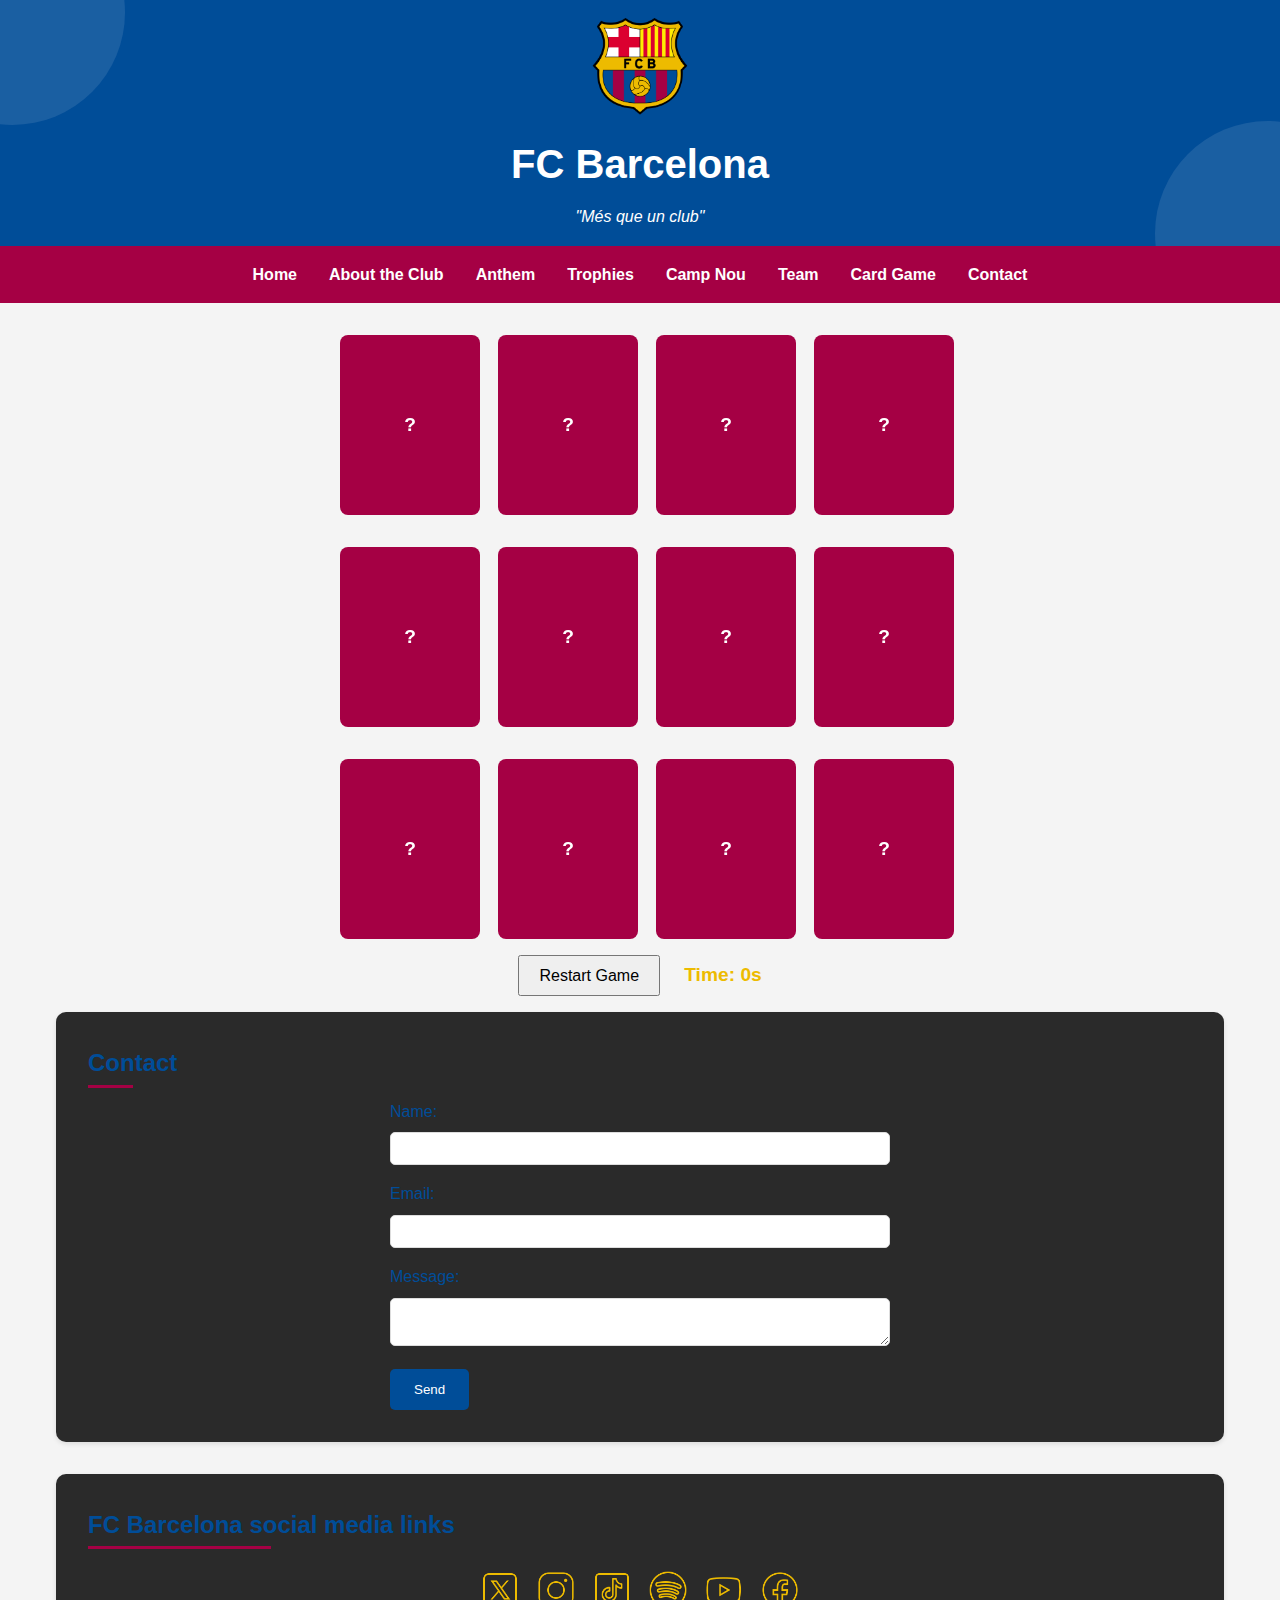
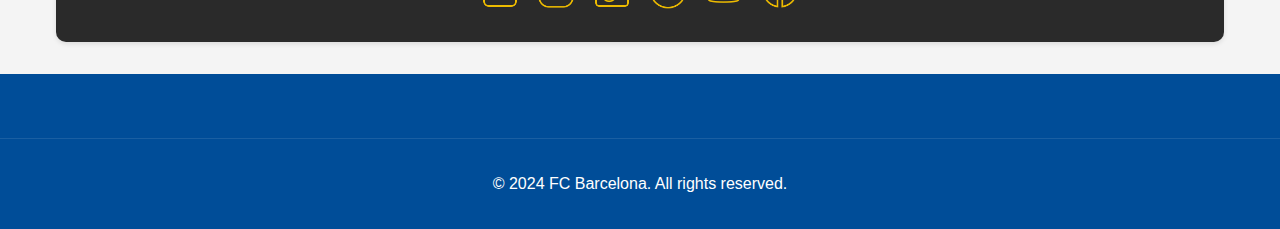
<file: Proiect/memory-game.html>
<!DOCTYPE html>
<html lang="en">

    <head>
        <meta charset="UTF-8">
        <meta name="author" content="Hangu Calin">
        <meta name="description" content="Web page dedicated to FC Barcelona">
        <meta name="viewport" content="width=device-width, initial-scale=1.0">
        <link rel="stylesheet" href="Resources/memory-game.css" type="text/css">
        <link rel="icon" href="Resources/Photos/logo.jpg">
        <title>FC Barcelona - Més que un club</title>
    </head>


    <body>

        <header>
            <div class="logo-container">
                <img src="Resources/Photos/logo.jpg" alt="FC Barcelona Logo" class="logo">
            </div>
            <h1>FC Barcelona</h1>
            <p>"Més que un club"</p>
        </header>

        <nav class="menu">
            <ul>
                <li><a href="index.html">Home</a></li>
                <li>
                    <a href="#about-club">About the Club</a>
                    <ul>
                        <li><a href="#history">History</a></li>
                        <li><a href="#values">Values</a></li>
                    </ul>
                </li>
                <li><a href="#anthem">Anthem</a></li>
                <li><a href="#trophies">Trophies</a></li>
                <li><a href="#stadium">Camp Nou</a></li>
                <li>
                    <a href="team.html">Team</a>
                    <ul>
                        <li><a href="team.html">First Team</a></li>
                        <li><a href="team.html#legends">Barça Legends</a></li>
                    </ul>
                </li>
                <li><a href="memory-game.html">Card Game</a></li>
                <li><a href="#contact">Contact</a></li>
            </ul>
        </nav>
        <main>
            <div id="game-board"></div>

            <div id="controls">
                <button id="restart">Restart Game</button>
                <p>Time: <span id="timer">0</span>s</p>
            </div>
            
            <section id="contact">
                <h2>Contact</h2>
                <form class="contact-form">
                    <div class="form-group">
                        <label for="name">Name:</label>
                        <input type="text" id="name" name="name" required>
                    </div>
                    <div class="form-group">
                        <label for="email">Email:</label>
                        <input type="email" id="email" name="email" required>
                    </div>
                    <div class="form-group">
                        <label for="message">Message:</label>
                        <textarea id="message" name="message" required></textarea>
                    </div>
                    <button type="submit" class="submit-button">Send</button>
                </form>
            </section>

            <section id="social">
                <h2>FC Barcelona social media links</h2>
                <div class="social-icons">
                    <a href="https://x.com/FCBarcelona" class="icon">
                        <img src="Resources/Photos/x_yellow.png" alt="Twitter">
                    </a>
                    <a href="https://www.instagram.com/fcbarcelona/" class="icon">
                        <img src="Resources/Photos/instagram_yellow.png" alt="Instagram">
                    </a>
                    <a href="https://www.tiktok.com/@fcbarcelona" class="icon">
                        <img src="Resources/Photos/tiktok_yellow.png" alt="TikTok">
                    </a>
                    <a href="https://open.spotify.com/user/31gorrj76f2m3wczoifm6f6tbn3q?si=a20bf0c076684729&nd=1" class="icon">
                        <img src="Resources/Photos/spotify_yellow.png" alt="Spotify">
                    </a>
                    <a href="https://www.youtube.com/user/fcbarcelona" class="icon">
                        <img src="Resources/Photos/youtube_yellow.png" alt="Youtube">
                    </a>
                    <a href="https://www.facebook.com/fcbarcelona/" class="icon">
                        <img src="Resources/Photos/facebook_yellow.png" alt="Facebook">
                    </a>
                </div>
            </section>
        </main>

        <footer>
            <div class="footer-bottom">
                <p>&copy; 2024 FC Barcelona. All rights reserved.</p>
            </div>
        </footer>
        

        <script src="Resources/memory-game.js"></script>
    </body>
</html>
</file>
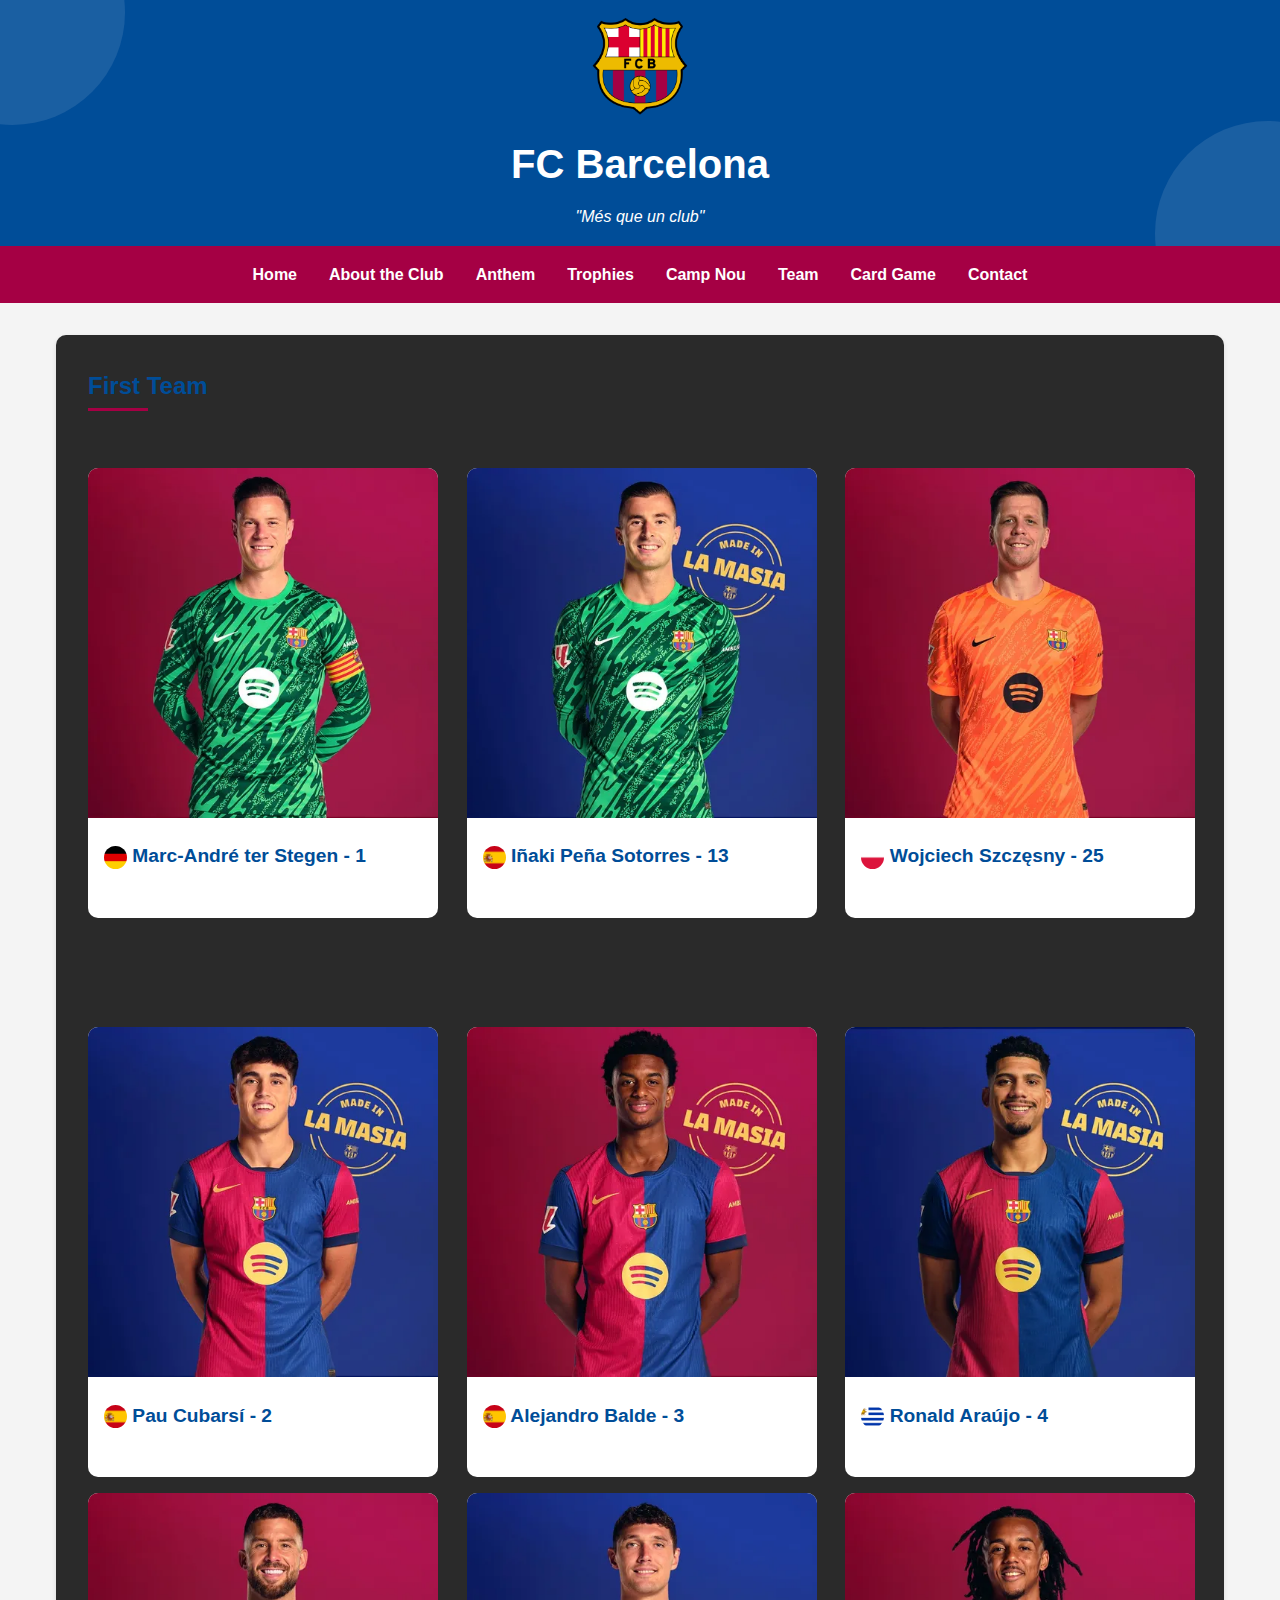
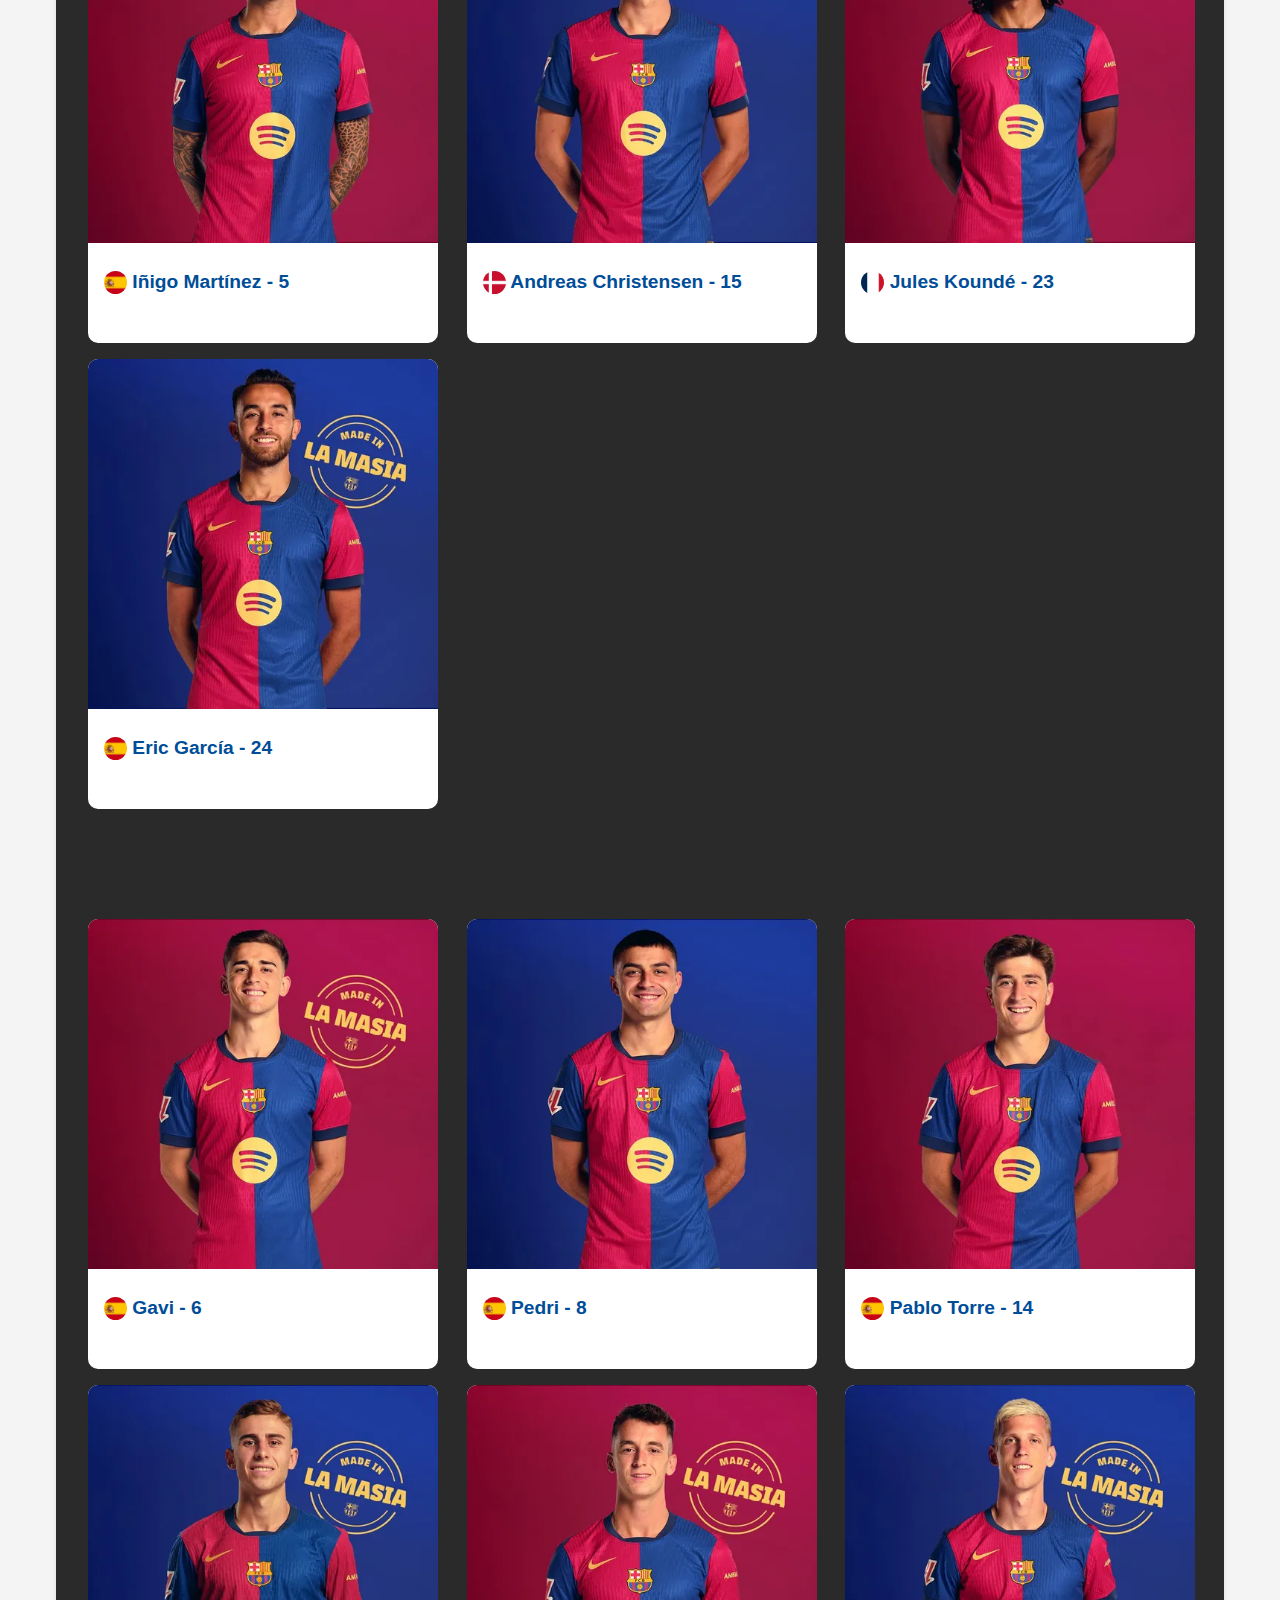
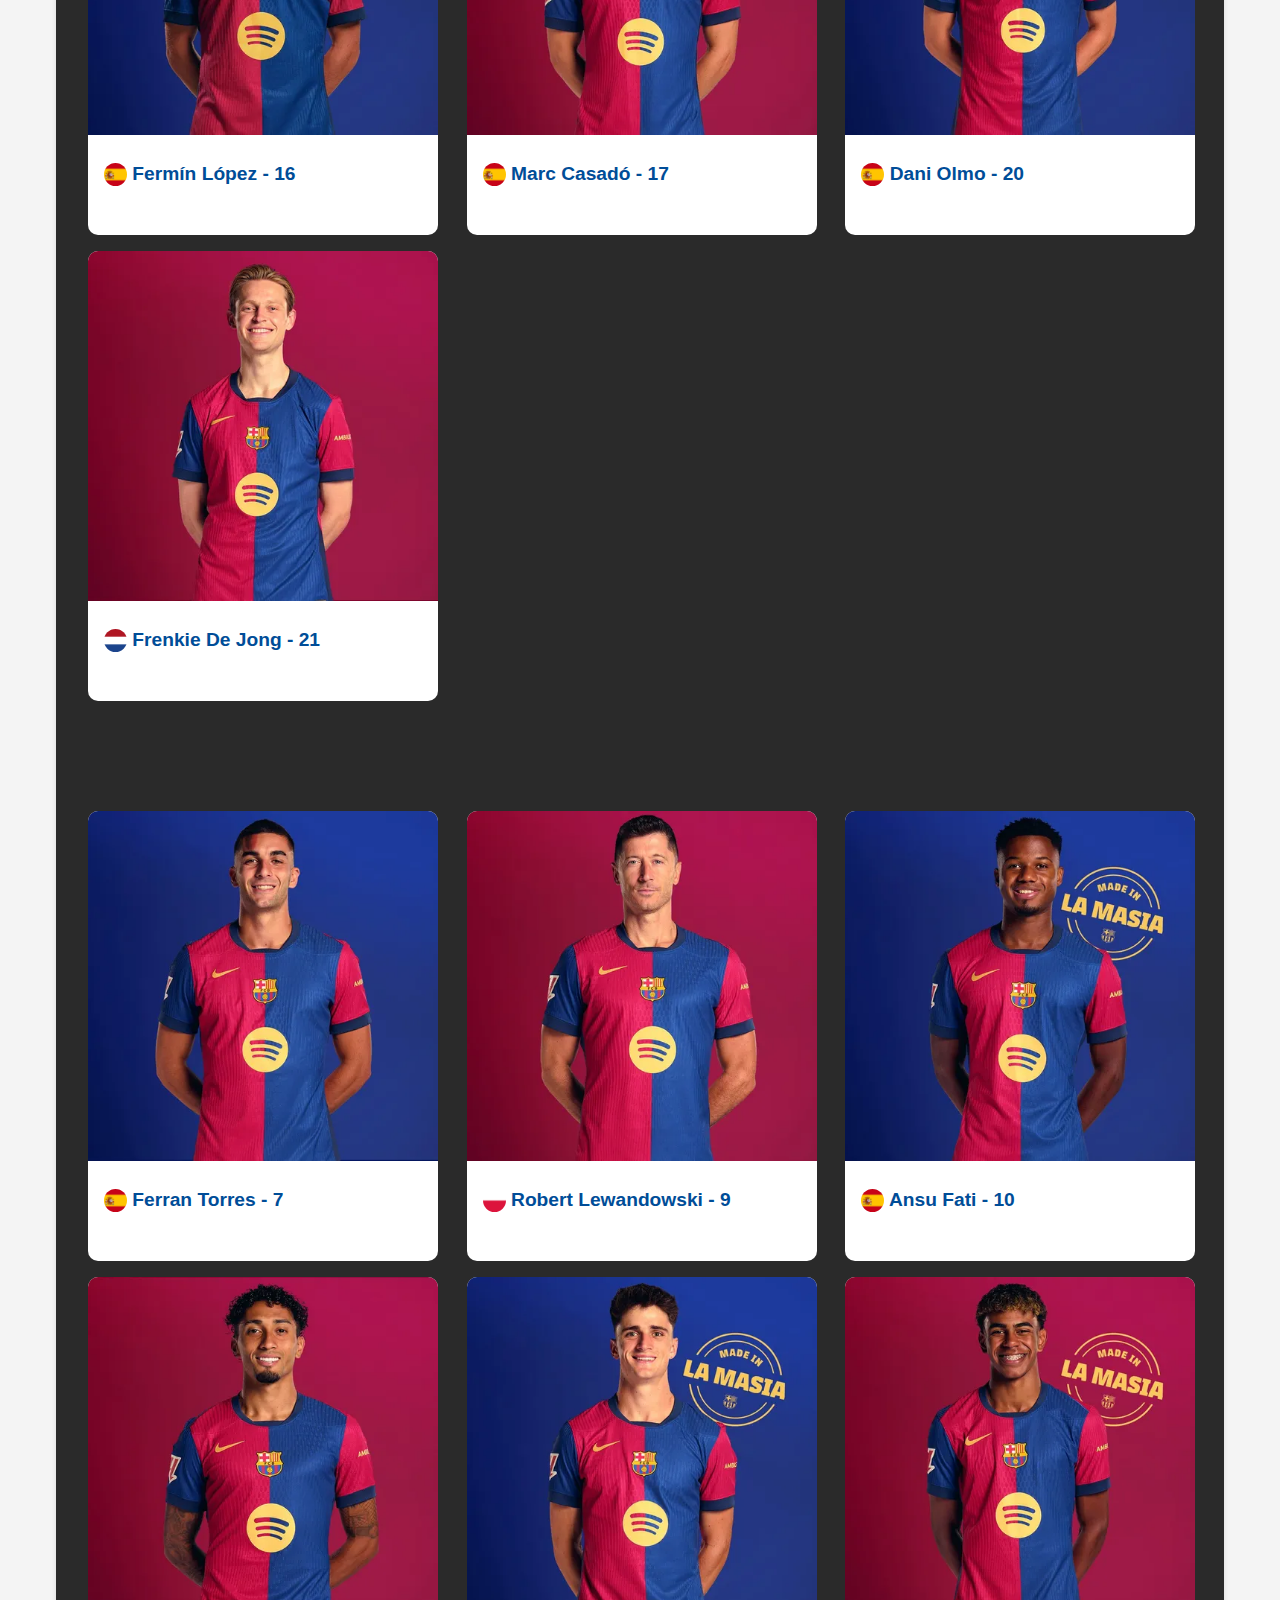
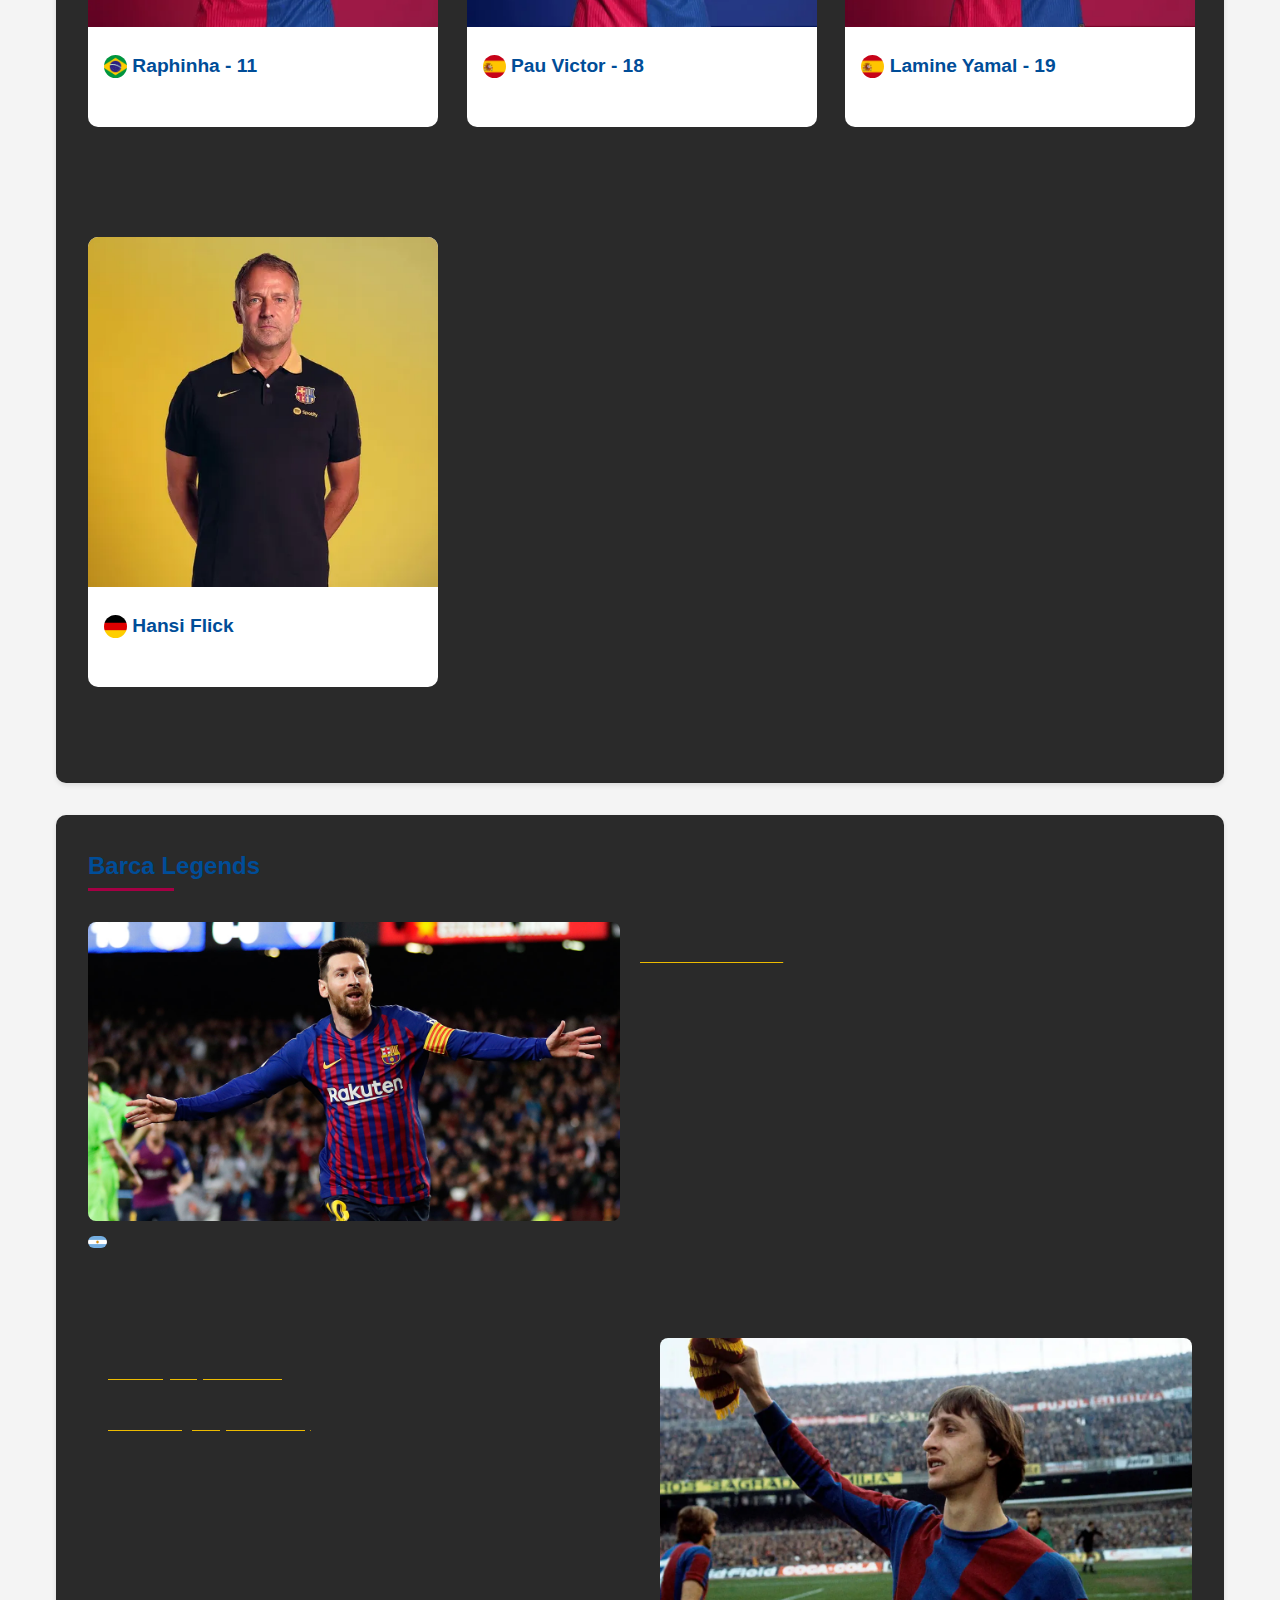
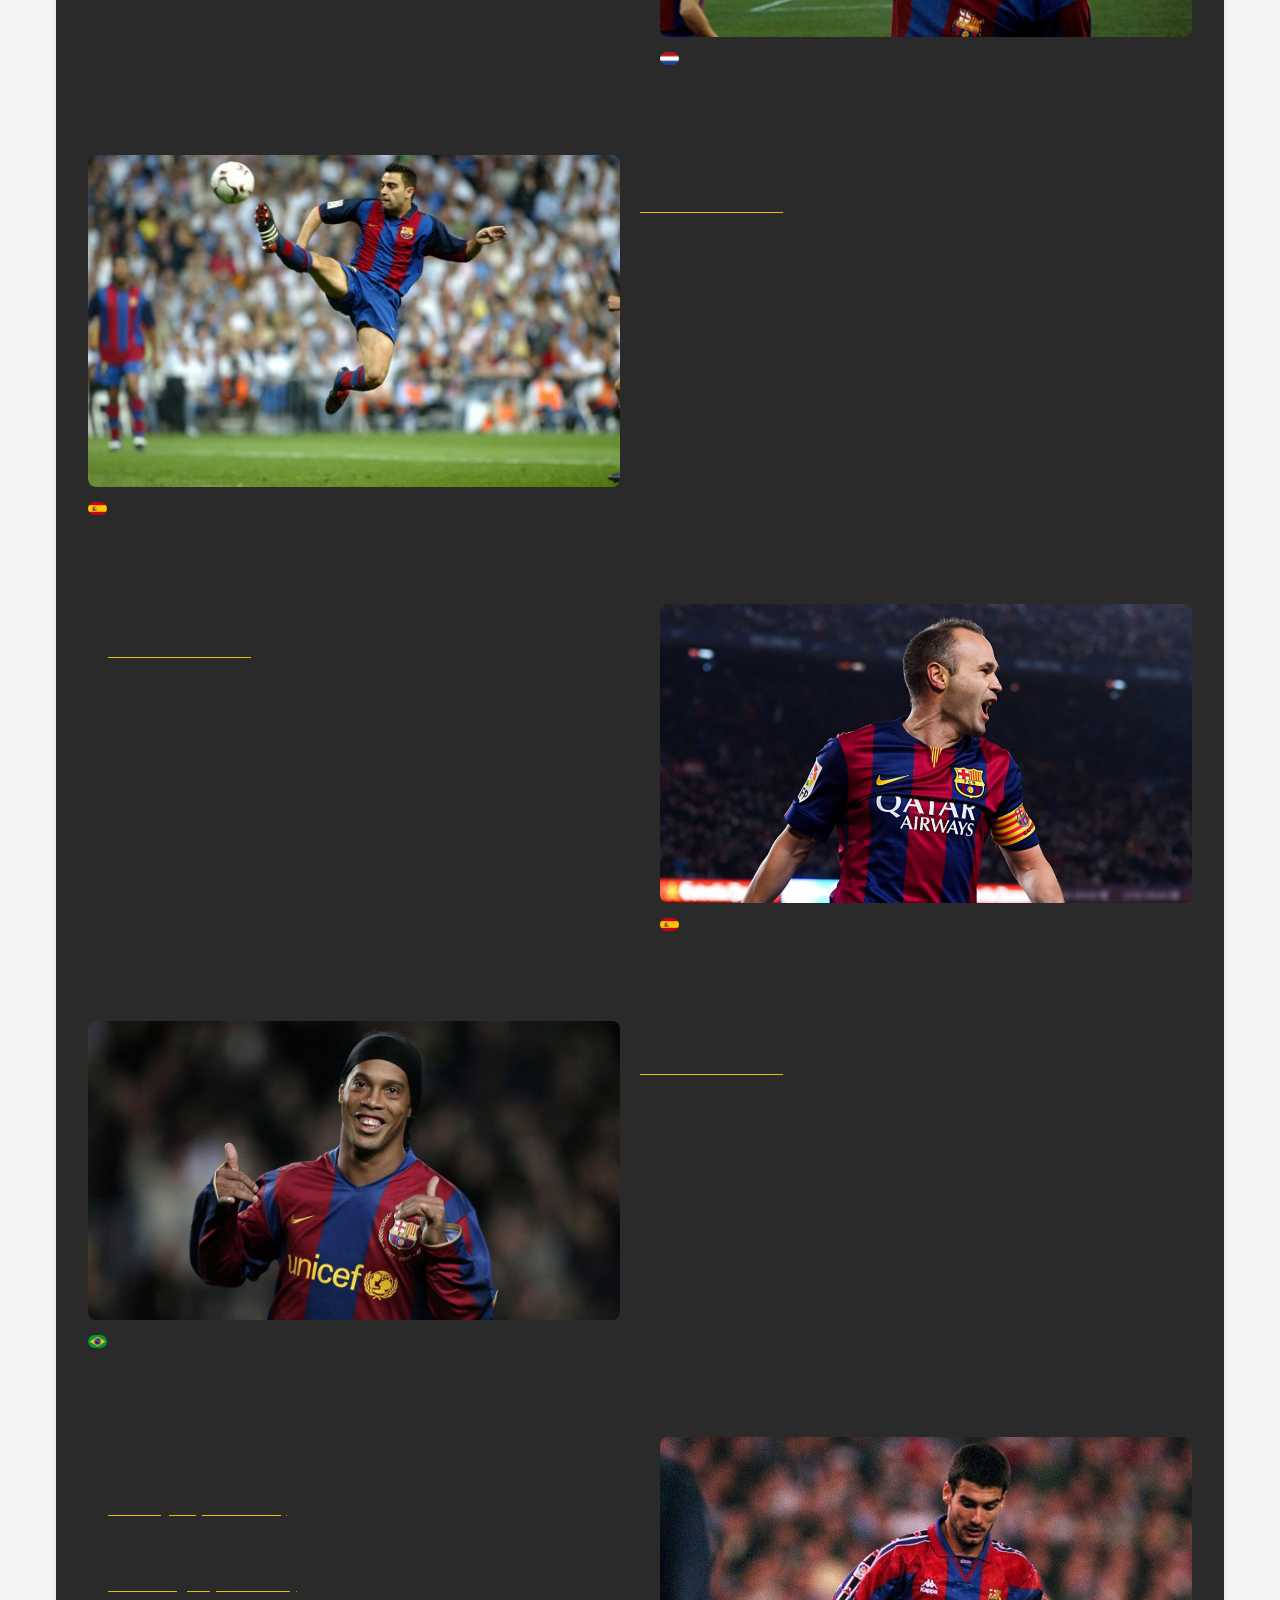
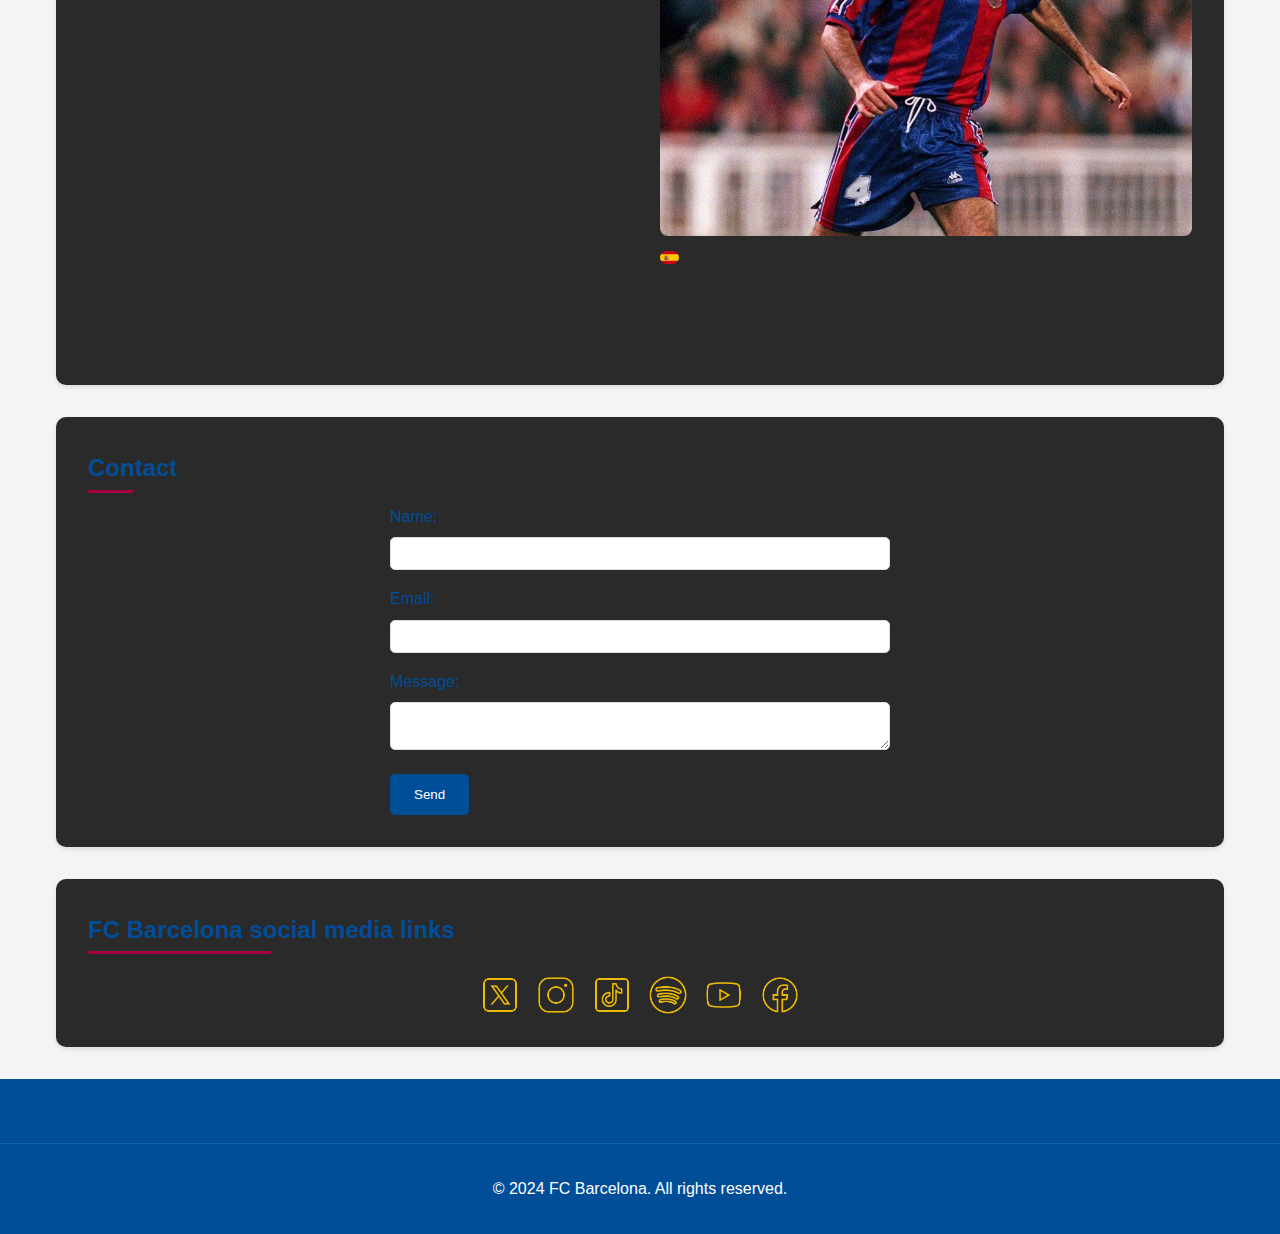
<file: Proiect/team.html>
<!DOCTYPE html>
<html lang="en">

    <head>
        <meta charset="UTF-8">
        <meta name="author" content="Hangu Calin">
        <meta name="description" content="Web page dedicated to FC Barcelona">
        <meta name="viewport" content="width=device-width, initial-scale=1.0">
        <link rel="stylesheet" href="Resources/team.css" type="text/css">
        <link rel="icon" href="Resources/Photos/logo.jpg">
        <title>FC Barcelona - Més que un club</title>
    </head>


    <body>

        <header>
            <div class="logo-container">
                <img src="Resources/Photos/logo.jpg" alt="FC Barcelona Logo" class="logo">
            </div>
            <h1>FC Barcelona</h1>
            <p>"Més que un club"</p>
        </header>

        <nav class="menu">
            <ul>
                <li><a href="index.html">Home</a></li>
                <li>
                    <a href="#about-club">About the Club</a>
                    <ul>
                        <li><a href="#history">History</a></li>
                        <li><a href="#values">Values</a></li>
                    </ul>
                </li>
                <li><a href="#anthem">Anthem</a></li>
                <li><a href="#trophies">Trophies</a></li>
                <li><a href="#stadium">Camp Nou</a></li>
                <li>
                    <a href="team.html">Team</a>
                    <ul>
                        <li><a href="team.html">First Team</a></li>
                        <li><a href="team.html#legends">Barça Legends</a></li>
                    </ul>
                </li>
                <li><a href="memory-game.html">Card Game</a></li>
                <li><a href="#contact">Contact</a></li>
            </ul>
        </nav>

        <main>
            
            <section id="team" class="team">

                <h2 class="text">First Team</h2>
                <h3 class="text">Goalkeepers</h3>
                <div class="player-grid spacing">
                    <div class="player-card">
                        <img src="Resources/Photos/ter_stegen.png" alt="Ter Stegen">
                        <h4>
                            <img src="Resources/Photos/germany.png" class="flag" alt="Germany Flag">
                            Marc-André ter Stegen - 1
                        </h4>
                    </div>
                    <div class="player-card">
                        <img src="Resources/Photos/inaki_pena.png" alt="Inaki Pena">
                        <h4>
                            <img src="Resources/Photos/spain.png" class="flag" alt="Spain Flag">
                            Iñaki Peña Sotorres - 13
                        </h4>
                    </div>
                    <div class="player-card">
                        <img src="Resources/Photos/wojciech_szczesny.png" alt="Wojciech Szczęsny">
                        <h4>
                            <img src="Resources/Photos/polish.png" class="flag" alt="Poland Flag">
                            Wojciech Szczęsny - 25
                        </h4>
                    </div>
                </div>

                <h3 class="text">Defenders</h3>
                <div class="player-grid text">
                    <div class="player-card">
                        <img src="Resources/Photos/pau-cubarsi.png" alt="Pau Cubarsi">
                        <h4>
                            <img src="Resources/Photos/spain.png" class="flag" alt="Spain Flag">
                            Pau Cubarsí - 2
                        </h4>
                    </div>
                    <div class="player-card">
                        <img src="Resources/Photos/alejandro-balde.png" alt="Alejandro Balde">
                        <h4>
                            <img src="Resources/Photos/spain.png" class="flag" alt="Spain Flag">
                            Alejandro Balde - 3
                        </h4>
                    </div>
                    <div class="player-card">
                        <img src="Resources/Photos/ronald-araujo.png" alt="Ronald Araujo">
                        <h4>
                            <img src="Resources/Photos/uruguay.png" class="flag" alt="Uruguay Flag">
                            Ronald Araújo - 4
                        </h4>
                    </div>
                </div>

                <div class="player-grid text">
                    <div class="player-card">
                        <img src="Resources/Photos/inigo-martinez.png" alt="Inigo Martinez">
                        <h4>
                            <img src="Resources/Photos/spain.png" class="flag" alt="Spain Flag">
                            Iñigo Martínez - 5
                        </h4>
                    </div>
                    <div class="player-card">
                        <img src="Resources/Photos/andreas-christensen.png" alt="Andreas Christensen">
                        <h4>
                            <img src="Resources/Photos/denmark.png" class="flag" alt="Denmark Flag">
                            Andreas Christensen - 15
                        </h4>
                    </div>
                    <div class="player-card">
                        <img src="Resources/Photos/jules-kounde.png" alt="Jules Kounde">
                        <h4>
                            <img src="Resources/Photos/france.png" class="flag" alt="French Flag">
                            Jules Koundé - 23
                        </h4>
                    </div>
                </div>

                <div class="player-grid spacing">
                    <div class="player-card">
                        <img src="Resources/Photos/eric-garcia.png" alt="Eric Garcia">
                        <h4>
                            <img src="Resources/Photos/spain.png" class="flag" alt="Spain Flag">
                            Eric García - 24
                        </h4>
                    </div>
                </div>

                <h3 class="text">Midfielders</h3>
                <div class="player-grid text">
                    <div class="player-card">
                        <img src="Resources/Photos/gavi.png" alt="Gavi">
                        <h4>
                            <img src="Resources/Photos/spain.png" class="flag" alt="Spain Flag">
                            Gavi - 6
                        </h4>
                    </div>
                    <div class="player-card">
                        <img src="Resources/Photos/pedri.png" alt="Pedri">
                        <h4>
                            <img src="Resources/Photos/spain.png" class="flag" alt="Spain Flag">
                            Pedri - 8
                        </h4>
                    </div>
                    <div class="player-card">
                        <img src="Resources/Photos/pablo-torre.webp" alt="Pablo Torre">
                        <h4>
                            <img src="Resources/Photos/spain.png" class="flag" alt="Spain Flag">
                            Pablo Torre - 14
                        </h4>
                    </div>
                </div>

                <div class="player-grid text">
                    <div class="player-card">
                        <img src="Resources/Photos/fermin-lopez.png" alt="Fermin Lopez">
                        <h4>
                            <img src="Resources/Photos/spain.png" class="flag" alt="Spain Flag">
                            Fermín López - 16
                        </h4>
                    </div>
                    <div class="player-card">
                        <img src="Resources/Photos/marc-casado.png" alt="Marc Casado">
                        <h4>
                            <img src="Resources/Photos/spain.png" class="flag" alt="Spain Flag">
                            Marc Casadó - 17
                        </h4>
                    </div>
                    <div class="player-card">
                        <img src="Resources/Photos/dani-olmo.png" alt="Dani Olmo">
                        <h4>
                            <img src="Resources/Photos/spain.png" class="flag" alt="Spain Flag">
                            Dani Olmo - 20
                        </h4>
                    </div>
                </div>

                <div class="player-grid spacing">
                    <div class="player-card">
                        <img src="Resources/Photos/frenkie-de-jong.png" alt="Frenkie De Jong">
                        <h4>
                            <img src="Resources/Photos/netherlands.png" class="flag" alt="Netherlands Flag">
                            Frenkie De Jong - 21
                        </h4>
                    </div>
                </div>

                <h3 class="text">Attackers</h3>
                <div class="player-grid text">
                    <div class="player-card">
                        <img src="Resources/Photos/ferran-torres.png" alt="Ferran Torres">
                        <h4>
                            <img src="Resources/Photos/spain.png" class="flag" alt="Spain Flag">
                            Ferran Torres - 7
                        </h4>
                    </div>
                    <div class="player-card">
                        <img src="Resources/Photos/robert-lewandowski.png" alt="Robert Lewandowski">
                        <h4>
                            <img src="Resources/Photos/polish.png" class="flag" alt="Poland Flag">
                            Robert Lewandowski - 9
                        </h4>
                    </div>
                    <div class="player-card">
                        <img src="Resources/Photos/ansu-fati.png" alt="Ansu Fati">
                        <h4>
                            <img src="Resources/Photos/spain.png" class="flag" alt="Spain Flag">
                            Ansu Fati - 10
                        </h4>
                    </div>
                </div>

                <div class="player-grid spacing">
                    <div class="player-card">
                        <img src="Resources/Photos/raphinha.png" alt="Raphinha">
                        <h4>
                            <img src="Resources/Photos/brazil.png" class="flag" alt="Brazil Flag">
                            Raphinha - 11
                        </h4>
                    </div>
                    <div class="player-card">
                        <img src="Resources/Photos/pau-victor.png" alt="Pau Victor">
                        <h4>
                            <img src="Resources/Photos/spain.png" class="flag" alt="Spain Flag">
                            Pau Victor - 18
                        </h4>
                    </div>
                    <div class="player-card">
                        <img src="Resources/Photos/lamine-yamal.png" alt="Lamine Yamal">
                        <h4>
                            <img src="Resources/Photos/spain.png" class="flag" alt="Spain Flag">
                            Lamine Yamal - 19
                        </h4>
                    </div>
                </div>

                <h3 class="text">Coaches</h3>
                <div class="player-grid spacing">
                    <div class="player-card">
                        <img src="Resources/Photos/hansi-flick.png" alt="Hansi FLick">
                        <h4>
                            <img src="Resources/Photos/germany.png" class="flag" alt="Germany Flag">
                            Hansi Flick
                        </h4>
                    </div>
                </div>

            </section>

            <section id="legends">

                <h2 class="text">Barca Legends</h2>
                <div class="row">
                    <div class="image">
                        <div class="spacing">
                            <img src="Resources/Photos/messi.png" alt="Lionel Messi" >
                            <h4>
                                <img src="Resources/Photos/argentina.png" class="flag" alt="argentina Flag">
                                Lionel Messi
                            </h4>
                        </div>
                    </div>

                    <div class="textt">
                        <p><b class="underline">Years at Barcelona</b>: 2000–2021</p>
                        <p>Messi rose from La Masia to become Barcelona's all-time top scorer, contributing 672 goals in 778 appearances. During his time, he won 10 La Liga titles, 4 Champions League trophies, and numerous other honors. Renowned for his unmatched dribbling, vision, and consistency, Messi is widely regarded as one of the greatest players in football history.</p>
                    </div>
                </div>

                <div class="row">
                    <div class="image">
                        <div class="spacing">
                            <img src="Resources/Photos/johan-cruyff.png" alt="Johan Cryuff" >
                            <h4>
                                <img src="Resources/Photos/netherlands.png" class="flag" alt="netherlands Flag">
                                Johan Cruyff
                            </h4>
                        </div>
                    </div>

                    <div class="textt">
                        <p><b class="underline">As Player (1973–1978)</b>: Cruyff won a La Liga title and brought his innovative, attacking style to Barcelona, becoming a fan favorite.</p>
                        <p><b class="underline">As Manager (1988–1996)</b>: Cruyff transformed the club, laying the foundation for modern Barcelona. He introduced "Total Football," led the team to 4 consecutive La Liga titles, and won the club's first European Cup in 1992.</p>
                    </div>
                </div>

                <div class="row">
                    <div class="image">
                        <div class="spacing">
                            <img src="Resources/Photos/xavi.png" alt="Xavi" >
                            <h4>
                                <img src="Resources/Photos/spain.png" class="flag" alt="spain Flag">
                                Xavi
                            </h4>
                        </div>
                    </div>

                    <div class="textt">
                        <p><b class="underline">Years at Barcelona</b>: 1991–2015</p>
                        <p>Xavi is one of Barcelona's greatest midfield maestros, known for his impeccable passing and control in tight spaces. He made 767 appearances, contributing to 8 La Liga titles and 4 Champions League victories. Xavi was pivotal in the tiki-taka era, directing play with unmatched vision.</p>
                    </div>
                </div>

                <div class="row">
                    <div class="image">
                        <div class="spacing">
                            <img src="Resources/Photos/andres-iniesta.png" alt="Andres Iniesta" >
                            <h4>
                                <img src="Resources/Photos/spain.png" class="flag" alt="spain Flag">
                                Andres Iniesta
                            </h4>
                        </div>
                    </div>

                    <div class="textt">
                        <p><b class="underline">Years at Barcelona</b>: 1996–2018</p>
                        <p>Iniesta is celebrated for his elegance and decisive contributions in crucial matches. Known for his technical brilliance and game-changing assists, he played 674 games, helping Barça win 9 La Liga titles, 4 Champions League trophies, and 6 Copa del Rey titles.</p>
                    </div>
                </div>

                <div class="row">
                    <div class="image">
                        <div class="spacing">
                            <img src="Resources/Photos/ronaldinho.png" alt="Ronaldinho" >
                            <h4>
                                <img src="Resources/Photos/brazil.png" class="flag" alt="brazil Flag">
                                Ronaldinho
                            </h4>
                        </div>
                    </div>

                    <div class="textt">
                        <p><b class="underline">Years at Barcelona</b>: 2003–2008</p>
                        <p>Ronaldinho revitalized Barcelona with his creativity, flair, and infectious joy. A two-time FIFA World Player of the Year while at Barça, he scored 94 goals in 207 matches, helping the team win 2 La Liga titles and the 2006 Champions League.</p>
                    </div>
                </div>

                <div class="row">
                    <div class="image">
                        <div class="spacing">
                            <img src="Resources/Photos/pep-guardiola.png" alt="Pep Guardiola" >
                            <h4>
                                <img src="Resources/Photos/spain.png" class="flag" alt="spain Flag">
                                Pep Guardiola
                            </h4>
                        </div>
                    </div>

                    <div class="textt">
                        <p><b class="underline">As Player (1990–2001)</b>: A key defensive midfielder in Johan Cruyff's "Dream Team," Guardiola won 6 La Liga titles and the 1992 European Cup.</p>
                        <p><b class="underline">As Manager (2008-2012)</b>: Guardiola created one of the most dominant teams in history, winning 3 La Liga titles, 2 Champions Leagues, and 14 trophies overall. His philosophy elevated the tiki-taka style to global prominence.</p>
                    </div>
                </div>
            </section>

            <section id="contact" class="test">
                <h2>Contact</h2>
                <form class="contact-form">
                    <div class="form-group">
                        <label for="name">Name:</label>
                        <input type="text" id="name" name="name" required>
                    </div>
                    <div class="form-group">
                        <label for="email">Email:</label>
                        <input type="email" id="email" name="email" required>
                    </div>
                    <div class="form-group">
                        <label for="message">Message:</label>
                        <textarea id="message" name="message" required></textarea>
                    </div>
                    <button type="submit" class="submit-button">Send</button>
                </form>
            </section>
                
            <section id="social">
                <h2>FC Barcelona social media links</h2>
                <div class="social-icons">
                    <a href="https://x.com/FCBarcelona" class="icon">
                        <img src="Resources/Photos/x_yellow.png" alt="Twitter">
                    </a>
                    <a href="https://www.instagram.com/fcbarcelona/" class="icon">
                        <img src="Resources/Photos/instagram_yellow.png" alt="Instagram">
                    </a>
                    <a href="https://www.tiktok.com/@fcbarcelona" class="icon">
                        <img src="Resources/Photos/tiktok_yellow.png" alt="TikTok">
                    </a>
                    <a href="https://open.spotify.com/user/31gorrj76f2m3wczoifm6f6tbn3q?si=a20bf0c076684729&nd=1" class="icon">
                        <img src="Resources/Photos/spotify_yellow.png" alt="Spotify">
                    </a>
                    <a href="https://www.youtube.com/user/fcbarcelona" class="icon">
                        <img src="Resources/Photos/youtube_yellow.png" alt="Youtube">
                    </a>
                    <a href="https://www.facebook.com/fcbarcelona/" class="icon">
                        <img src="Resources/Photos/facebook_yellow.png" alt="Facebook">
                    </a>
                </div>
            </section>

        </main>
        <footer>
            <div class="footer-bottom">
                <p>&copy; 2024 FC Barcelona. All rights reserved.</p>
            </div>
        </footer>
    </body>
</html>
</file>
<file: Proiect/Resources/memory-game.css>
* {
    margin: 0;
    padding: 0;
    box-sizing: border-box;
}

:root {
    --primary-color: #004D98;
    --secondary-color: #A50044;
    --accent-color: #EDBB00;
    --text-color: #333;
    --background-color: #f4f4f4;
    --section-color: #2a2a2a;
    --white: #ffffff;
}



body {
    font-family: Arial, sans-serif;
    line-height: 1.6;
    color: var(--section-color);
    background-color: var(--background-color);
}

/* Header section */

header {
    background-color: var(--primary-color);
    color: var(--white);
    text-align: center;
    padding: 1rem;
    position: relative;
    overflow: hidden;
}

.logo-container {
    position: relative;
    width: 100px;
    height: 100px;
    margin: 0 auto 1rem;
}

.logo {
    width: 100%;
    height: 100%;
    object-fit: contain;
    transition: transform 0.3s ease;
}

.logo:hover {
    transform: scale(1.1);
}

header h1 {
    font-size: 2.5rem;
    margin-bottom: 0.5rem;
    position: relative;
    z-index: 1;
}

header p {
    font-style: italic;
    position: relative;
    z-index: 1;
}

header::before,
header::after {
    content: "";
    position: absolute;
    width: 225px;
    height: 225px;
    background-color: rgba(255, 255, 255, 0.1);
    border-radius: 100%;
}

header::before {
    top: -100px;
    left: -100px;
}

header::after {
    bottom: -100px;
    right: -100px;
}

/* Menu section */

.menu{
    background-color: var(--secondary-color);
    padding: 0.5rem;
    position: sticky;
    top: 0;
    z-index: 100;
}

.menu ul {
    list-style-type: none;
    display: flex;
    justify-content: center;
    flex-wrap: wrap;
}

.menu ul li {
    margin: 0 1rem;
    position: relative;
}

.menu ul li a {
    color: var(--white);
    text-decoration: none;
    font-weight: bold;
    transition: color 0.3s ease;
    padding: 0.5rem 0;
    display: block;
}

.menu ul li a:hover {
    color: var(--accent-color);
}

.menu ul li ul {
    display: none;
    position: absolute;
    background-color: var(--secondary-color);
    padding: 0.5rem;
    top: 100%;
    left: 0;
    min-width: 150px;
    box-shadow: 0 2px 5px rgba(0, 0, 0, 0.2);
}

.menu ul li:hover ul {
    display: block;
}

.menu ul li ul li {
    margin: 0.5rem 0;
}

main {
    max-width: 1200px;
    margin: 2rem auto;
    padding: 0 1rem;
}

section { 
    background-color: var(--section-color);
    padding: 2rem;
    margin-bottom: 2rem;
    border-radius: 10px;
    box-shadow: 0 2px 5px rgba(0, 0, 0, 0.1);
}

h2 {
    color: var(--primary-color);
    margin-bottom: 1rem;
    position: relative;
    display: inline-block;
}

h2::after {
    content: "";
    position: absolute;
    bottom: -5px;
    left: 0;
    width: 50%;
    height: 3px;
    background-color: var(--secondary-color);
    transition: width 0.3s ease;
}

h2:hover::after {
    width: 100%;
}

.hero {
    text-align: center;
    padding: 4rem 2rem;
    background-image: linear-gradient(rgba(0, 77, 152, 0.8), rgba(165, 0, 68, 0.8)), url('');
    background-size: cover;
    background-position: center;
    color: var(--white);
}

.hero h2 {
    font-size: 2.5rem;
    margin-bottom: 1rem;
    color: var(--white);
}

.hero p {
    font-size: 1.2rem;
    margin-bottom: 2rem;
}

.button {
    display: inline-block;
    padding: 0.8rem 1.5rem;
    background-color: var(--accent-color);
    color: var(--primary-color);
    text-decoration: none;
    border-radius: 5px;
    font-weight: bold;
    transition: background-color 0.3s ease, transform 0.3s ease;
}

.button:hover {
    background-color: var(--white);
    transform: translateY(-3px);
}

.text {
    margin-bottom: 1rem;
}

/* Game section */

#game-board {
    display: grid;
    grid-template-columns: repeat(auto-fit, minmax(100px, 1fr));
    gap: 2rem;
    max-width: 600px;
    margin: 0 auto;
}

.card {
    position: relative;
    width: 140px;
    height: 180px;
    perspective: 1000px;
    cursor: pointer;
}

.card-inner {
    position: absolute;
    width: 100%;
    height: 100%;
    transform-style: preserve-3d;
    transition: transform 0.6s;
    transform: rotateY(0);
}

.card.flipped .card-inner {
    transform: rotateY(180deg);
}

.card-front, .card-back {
    position: absolute;
    width: 100%;
    height: 100%;
    backface-visibility: hidden;
    border-radius: 8px;
}

.card-front {
    background-color: #A50044;
    display: flex;
    justify-content: center;
    align-items: center;
    color: #fff;
    font-size: 1.2rem;
    font-weight: bold;
}

.card-back {
    background-color: #fff;
    transform: rotateY(180deg);
    display: flex;
    justify-content: center;
    align-items: center;
    overflow: hidden;
}

.card-back img {
    width: 90%;
    height: auto;
    border-radius: 5px;
}

#controls {
    display: flex;
    justify-content: center;
    align-items: center;
    gap: 1.5rem;
    max-width: 600px;
    width: 100%;
    margin: 1rem auto;
    text-align: center;
}
    
#controls button {
    padding: 0.6rem 1.2rem;
    font-size: 1rem;
    min-width: 130px;
    text-align: center;
}
    
#controls p {
    font-size: 1.2rem;
    font-weight: bold;
    color: var(--accent-color);
}
    

/* Contact */
  
.contact-form {
    max-width: 500px;
    margin: 0 auto;
  }
  
  .form-group {
    margin-bottom: 1rem;
  }
  
  .form-group label {
    display: block;
    margin-bottom: 0.5rem;
    color: var(--primary-color);
  }
  
  .form-group input,
  .form-group textarea {
    width: 100%;
    padding: 0.5rem;
    border: 1px solid #ddd;
    border-radius: 5px;
  }
  
  .submit-button {
    background-color: var(--primary-color);
    color: var(--white);
    border: none;
    padding: 0.8rem 1.5rem;
    border-radius: 5px;
    cursor: pointer;
    transition: background-color 0.3s ease;
  }
  
  .submit-button:hover {
    background-color: var(--secondary-color);
  }
  
  .social-icons {
    display: flex;
    justify-content: center;
    gap: 20px;
    margin-top: 10px;
  }
  
  .icon {
    width: 40px;
    height: 40px;
    border-radius: 0%;
    overflow: hidden;
    display: inline-block;
    transition: transform 0.3s ease;
  }
  
  .icon img {
    width: 100%;
    height: 100%;
    object-fit: cover;
  }
  
  .icon:hover {
    animation: pulse 0.6s infinite;
  }
  
  @keyframes pulse {
    0%, 100% {
        transform: scale(1);
    }
    50% {
        transform: scale(1.1);
    }
  }

/* Footer */

footer {
    background-color: var(--primary-color);
    color: var(--white);
    padding: 2rem 0;
}

.footer-bottom {
    text-align: center;
    padding-top: 2rem;
    margin-top: 2rem;
    border-top: 1px solid rgba(255, 255, 255, 0.1);
}

.social-icons {
    display: flex;
    gap: 1rem;
}

.social-icon {
    display: inline-block;
    width: 40px;
    height: 40px;
    background-color: var(--section-color);
    color: var(--primary-color);
    text-align: center;
    line-height: 40px;
    border-radius: 50%;
    transition: background-color 0.3s ease, color 0.3s ease;
}

.social-icon:hover {
    background-color: var(--accent-color);
    color: var(--white);
}

/* Responsive design */

@media (max-width: 600px) {
    nav ul {
        flex-direction: column;
        align-items: center;
    }

    nav ul li {
        margin: 0.5rem 0;
    }

    #controls {
        flex-direction: column;
        gap: 1rem;
    }
}


/* Focus styles for accessibility */

a:focus, button:focus, input:focus, textarea:focus {
    outline: 2px solid var(--accent-color);
    outline-offset: 2px;
}

/* Dark mode */
@media (prefers-color-scheme: dark) {
    :root {
        --text-color: #f4f4f4;
        --background-color: #1a1a1a;
    }

    body {
        background-color: var(--background-color);
        color: var(--white);
    }
    
}
</file>
<file: Proiect/Resources/team.css>
* {
    margin: 0;
    padding: 0;
    box-sizing: border-box;
  }
  
  :root {
    --primary-color: #004D98;
    --secondary-color: #A50044;
    --accent-color: #EDBB00;
    --text-color: #333;
    --background-color: #f4f4f4;
    --section-color: #2a2a2a;
    --white: #ffffff;
  }
  
  body {
    font-family: Arial, sans-serif;
    line-height: 1.6;
    color: var(--section-color);
    background-color: var(--background-color);
  }
  
  /* Header section */
  
  header {
    background-color: var(--primary-color);
    color: var(--white);
    text-align: center;
    padding: 1rem;
    position: relative;
    overflow: hidden;
  }
  
  .logo-container {
    position: relative;
    width: 100px;
    height: 100px;
    margin: 0 auto 1rem;
  }
  
  .logo {
    width: 100%;
    height: 100%;
    object-fit: contain;
    transition: transform 0.3s ease;
  }
  
  .logo:hover {
    transform: scale(1.1);
  }
  
  header h1 {
    font-size: 2.5rem;
    margin-bottom: 0.5rem;
    position: relative;
    z-index: 1;
  }
  
  header p {
    font-style: italic;
    position: relative;
    z-index: 1;
  }
  
  header::before,
  header::after {
    content: "";
    position: absolute;
    width: 225px;
    height: 225px;
    background-color: rgba(255, 255, 255, 0.1);
    border-radius: 100%;
  }
  
  header::before {
    top: -100px;
    left: -100px;
  }
  
  header::after {
    bottom: -100px;
    right: -100px;
  }
  
  /* Menu section */
  
  .menu{
    background-color: var(--secondary-color);
    padding: 0.5rem;
    position: sticky;
    top: 0;
    z-index: 100;
  }
  
  .menu ul {
    list-style-type: none;
    display: flex;
    justify-content: center;
    flex-wrap: wrap;
  }
  
  .menu ul li {
    margin: 0 1rem;
    position: relative;
  }
  
  .menu ul li a {
    color: var(--white);
    text-decoration: none;
    font-weight: bold;
    transition: color 0.3s ease;
    padding: 0.5rem 0;
    display: block;
  }
  
  .menu ul li a:hover {
    color: var(--accent-color);
  }
  
  .menu ul li ul {
    display: none;
    position: absolute;
    background-color: var(--secondary-color);
    padding: 0.5rem;
    top: 100%;
    left: 0;
    min-width: 150px;
    box-shadow: 0 2px 5px rgba(0, 0, 0, 0.2);
  }
  
  .menu ul li:hover ul {
    display: block;
  }
  
  .menu ul li ul li {
    margin: 0.5rem 0;
  }
  
  main {
    max-width: 1200px;
    margin: 2rem auto;
    padding: 0 1rem;
  }
  
  section { 
    background-color: var(--section-color);
    padding: 2rem;
    margin-bottom: 2rem;
    border-radius: 10px;
    box-shadow: 0 2px 5px rgba(0, 0, 0, 0.1);
  }
  
  h2 {
    color: var(--primary-color);
    margin-bottom: 1rem;
    position: relative;
    display: inline-block;
  }
  
  h2::after {
    content: "";
    position: absolute;
    bottom: -5px;
    left: 0;
    width: 50%;
    height: 3px;
    background-color: var(--secondary-color);
    transition: width 0.3s ease;
  }
  
  h2:hover::after {
    width: 100%;
  }
  
  .text {
    margin-bottom: 1rem;
  }
  
  /* Team section */

  .player-grid {
    display: grid;
    grid-template-columns: repeat(auto-fit, minmax(200px, 1fr));
    gap: 2rem;
    justify-items: left;
  }

  .spacing {
    margin-bottom: 4rem;
  }

  .player-card {
      background-color: var(--white);
      border-radius: 10px;
      overflow: hidden;
      transition: transform 0.3s ease, box-shadow 0.3s ease;
      width: 350px;
      height: 450px;
      position: relative;
  }

  .player-card:hover {
      transform: translateY(-10px);
  }

  .player-card img {
      width: 100%;
      height: auto;
      object-fit: cover;
  }

  .player-card h4 {
      padding: 1rem;
      font-size: 1.2rem;
      color: var(--primary-color);
      gap: 0.5rem;
  }

  .player-card p {
      padding: 0 1rem 1rem;
      color: var(--secondary-color);
  }
  
  .flag {
    width: 1.2em;
    height: 1.2em;
    display: inline-block;
    vertical-align: middle;
    border-radius: 50%;
    object-fit: cover;
  }

  h4 .flag {
    width: 1.2em;
    height: 1.2em;
    vertical-align: middle;
  }

  .row {
      display: flex;
      align-items: center;
      margin: 20px 0;
  }

  .row:nth-child(odd) {
      flex-direction: row-reverse;
  }

  .image img {
      max-width: 100%;
      height: auto;
      border-radius: 8px;
  }

  .textt {
      flex: 1;
      padding: 0 20px;
      text-align: justify;
      margin-top: -200px;
    }

  .image {
      flex: 1;
  }
  .underline{
    text-decoration: underline;
    text-decoration-color:  var(--accent-color);
  }
  /* Contact */
  
  .contact-form {
    max-width: 500px;
    margin: 0 auto;
  }
  
  .form-group {
    margin-bottom: 1rem;
  }
  
  .form-group label {
    display: block;
    margin-bottom: 0.5rem;
    color: var(--primary-color);
  }
  
  .form-group input,
  .form-group textarea {
    width: 100%;
    padding: 0.5rem;
    border: 1px solid #ddd;
    border-radius: 5px;
  }
  
  .submit-button {
    background-color: var(--primary-color);
    color: var(--white);
    border: none;
    padding: 0.8rem 1.5rem;
    border-radius: 5px;
    cursor: pointer;
    transition: background-color 0.3s ease;
  }
  
  .submit-button:hover {
    background-color: var(--secondary-color);
  }
  
  .social-icons {
    display: flex;
    justify-content: center;
    gap: 20px;
    margin-top: 10px;
  }
  
  .icon {
    width: 40px;
    height: 40px;
    border-radius: 0%;
    overflow: hidden;
    display: inline-block;
    transition: transform 0.3s ease;
  }
  
  .icon img {
    width: 100%;
    height: 100%;
    object-fit: cover;
  }
  
  .icon:hover {
    animation: pulse 0.6s infinite;
  }
  
  @keyframes pulse {
    0%, 100% {
        transform: scale(1);
    }
    50% {
        transform: scale(1.1);
    }
  }
  
  /* Footer */
  footer {
    background-color: var(--primary-color);
    color: var(--white);
    padding: 2rem 0;
  }
    
  .social-icons {
    display: flex;
    gap: 1rem;
  }
  
  .social-icon {
    display: inline-block;
    width: 40px;
    height: 40px;
    background-color: var(--section-color);
    color: var(--primary-color);
    text-align: center;
    line-height: 40px;
    border-radius: 50%;
    transition: background-color 0.3s ease, color 0.3s ease;
  }
  
  .social-icon:hover {
    background-color: var(--accent-color);
    color: var(--white);
  }
  
  .footer-bottom {
    text-align: center;
    padding-top: 2rem;
    margin-top: 2rem;
    border-top: 1px solid rgba(255, 255, 255, 0.1);
  }
  
  /* Responsive design */

  @media (max-width: 600px) {
    nav ul {
        flex-direction: column;
        align-items: center;
    }
  
    nav ul li {
        margin: 0.5rem 0;
    }
    
    .player-grid {
        grid-template-columns: repeat(auto-fit, minmax(150px, 1fr));
        gap: 1rem;
    }

    .player-card {
        width: auto;
    }

  }
  
  /* Animations */

  @keyframes fadeIn {
    from { opacity: 0; }
    to { opacity: 1; }
  }
  
  .team {
    animation: fadeIn 1s ease-out;
  }

  .legends {
    animation: fadeIn 1s ease-out;
  }

  @keyframes slideIn {
    from { transform: translateY(50px); opacity: 0; }
    to { transform: translateY(0); opacity: 1; }
  }
    
  /* Focus styles for accessibility */

  a:focus, button:focus, input:focus, textarea:focus {
    outline: 2px solid var(--accent-color);
    outline-offset: 2px;
  }
  
  /* Dark mode */
  
  @media (prefers-color-scheme: dark) {
    :root {
        --text-color: #f4f4f4;
        --background-color: #1a1a1a;
    }
  
    body {
        background-color: var(--background-color);
        color: var(--white);
    }
    
  }
</file>
